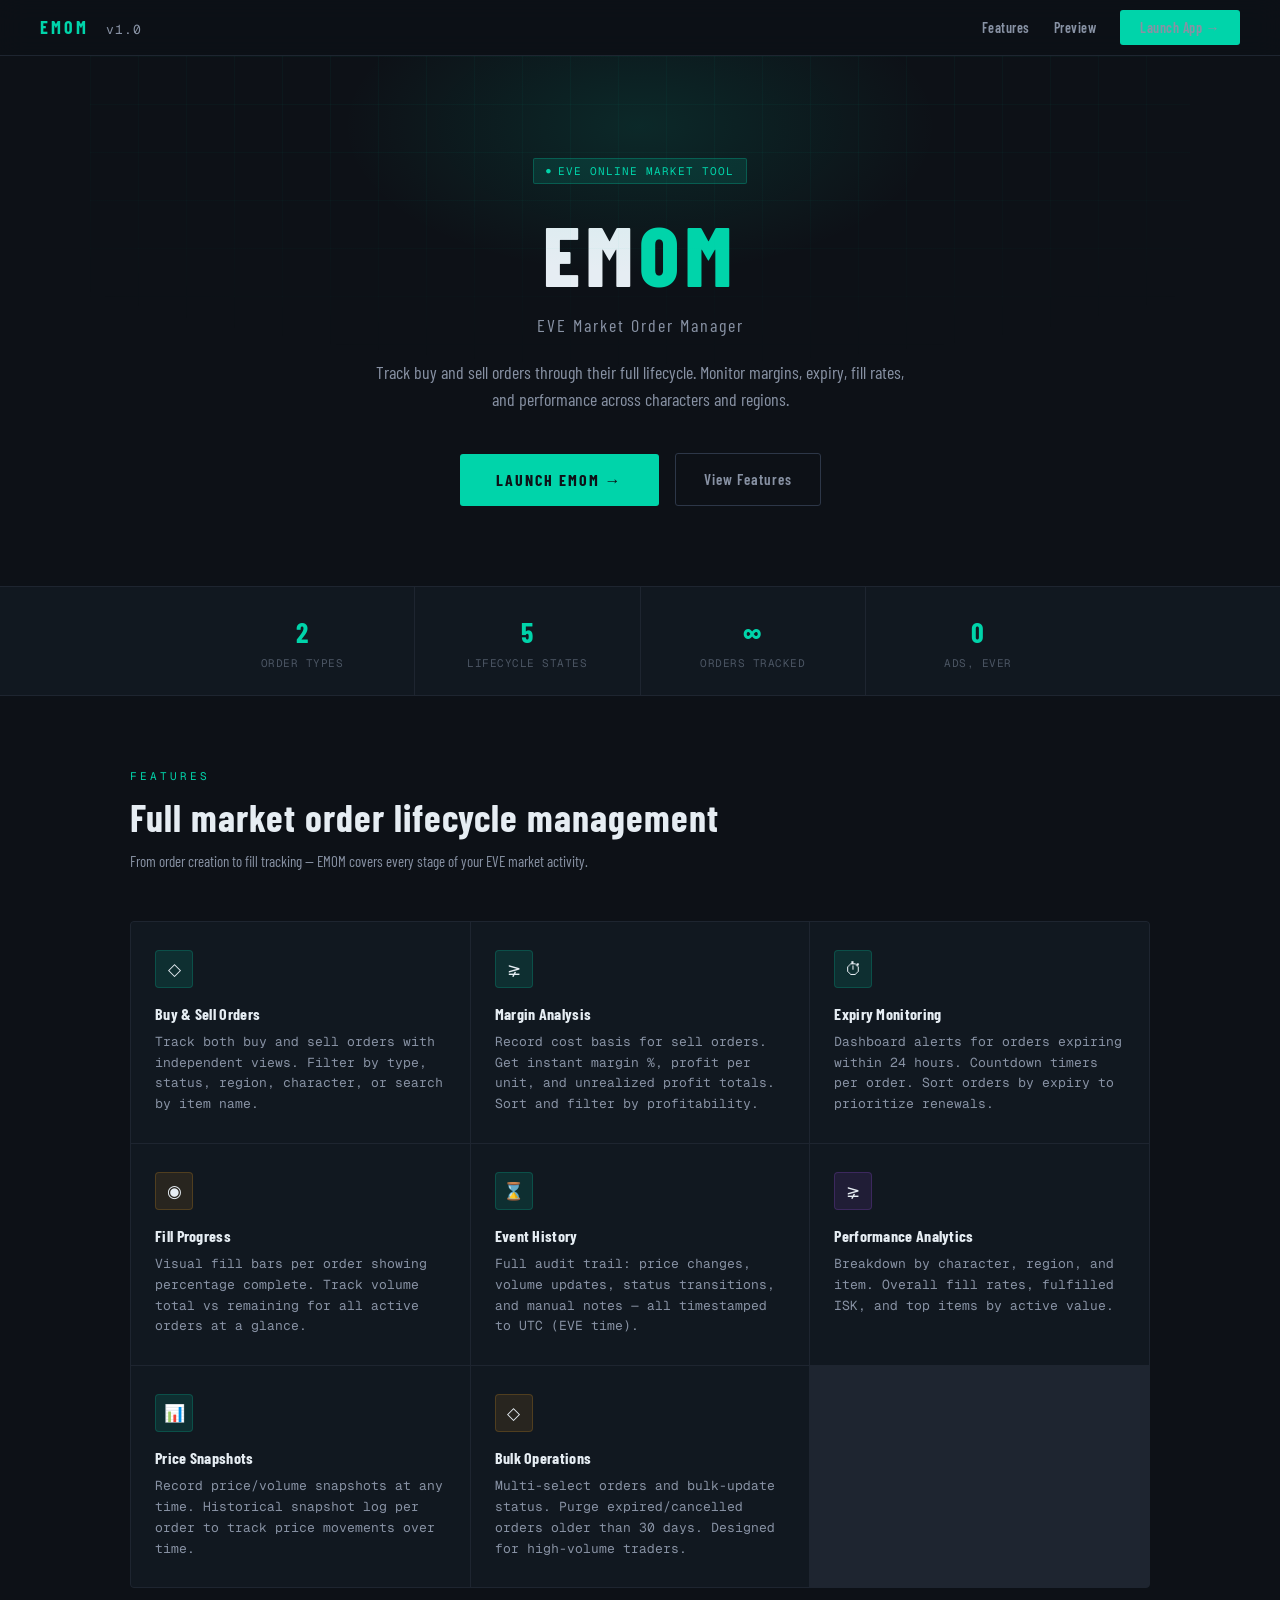
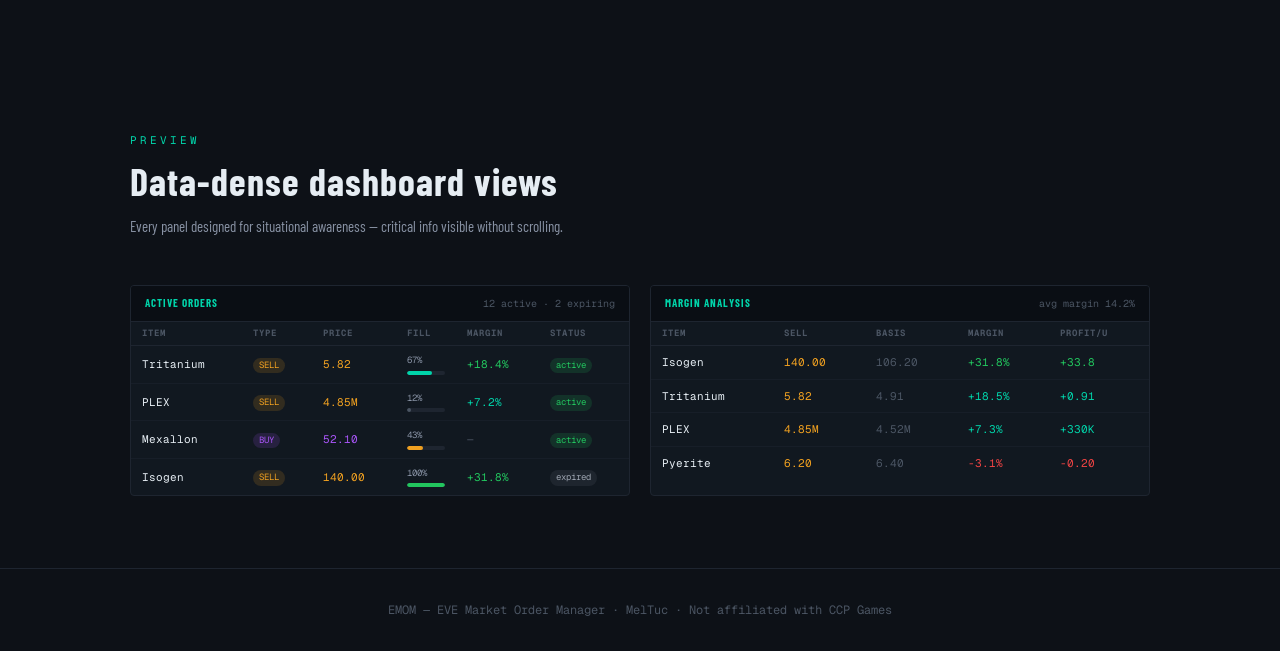
<file: templates/landing.html>
<!DOCTYPE html>
<html lang="en">
<head>
    <meta charset="UTF-8">
    <meta name="viewport" content="width=device-width, initial-scale=1.0">
    <title>EMOM — EVE Market Order Manager</title>
    <meta name="description" content="Track EVE Online market orders, manage buy/sell lifecycle, analyse margins, and monitor expiry. Free, no ads.">
    <link rel="preconnect" href="https://fonts.googleapis.com">
    <link rel="preconnect" href="https://fonts.gstatic.com" crossorigin>
    <link href="https://fonts.googleapis.com/css2?family=Barlow+Condensed:wght@300;400;600;700;800&family=Geist+Mono:wght@400;500&display=swap" rel="stylesheet">
    <style>
        *, *::before, *::after { box-sizing: border-box; margin: 0; padding: 0; }
        :root {
            --bg:#0d1117; --bg2:#0a0e14; --surface:#111820; --border:#1e2530; --border2:#2d3748;
            --teal:#00d4aa; --teal-dim:rgba(0,212,170,0.12); --teal-glow:rgba(0,212,170,0.08);
            --amber:#f0a020; --amber-dim:rgba(240,160,32,0.10);
            --purple:#a855f7; --purple-dim:rgba(168,85,247,0.10);
            --text:#e6edf3; --text-sub:#8892a4; --text-dim:#4b5563; --green:#22c55e;
        }
        html { scroll-behavior: smooth; }
        body { background:var(--bg); color:var(--text); font-family:'Barlow Condensed',sans-serif; line-height:1.5; overflow-x:hidden; }
        nav { position:sticky; top:0; z-index:100; display:flex; align-items:center; justify-content:space-between; padding:0 40px; height:56px; background:rgba(13,17,23,0.92); backdrop-filter:blur(12px); border-bottom:1px solid var(--border); }
        .nav-logo { font-size:18px; font-weight:700; color:var(--teal); letter-spacing:3px; }
        .nav-logo span { color:var(--text-sub); font-weight:400; font-size:13px; letter-spacing:1px; margin-left:10px; font-family:'Geist Mono',monospace; }
        .nav-links { display:flex; align-items:center; gap:24px; }
        .nav-links a { color:var(--text-sub); text-decoration:none; font-size:14px; font-weight:600; letter-spacing:0.5px; transition:color 0.15s; }
        .nav-links a:hover { color:var(--teal); }
        .btn-launch { padding:7px 20px; background:var(--teal); color:#0d1117; font-family:'Barlow Condensed',sans-serif; font-size:13px; font-weight:700; letter-spacing:1px; border:none; border-radius:3px; text-decoration:none; cursor:pointer; transition:opacity 0.15s; }
        .btn-launch:hover { opacity:0.88; }

        /* HERO */
        .hero { position:relative; padding:100px 40px 80px; text-align:center; overflow:hidden; }
        .hero-grid { position:absolute; inset:0; background-image:linear-gradient(rgba(0,212,170,0.04) 1px,transparent 1px),linear-gradient(90deg,rgba(0,212,170,0.04) 1px,transparent 1px); background-size:48px 48px; mask-image:radial-gradient(ellipse 80% 60% at 50% 0%,#000 40%,transparent 100%); }
        .hero-glow { position:absolute; top:-80px; left:50%; transform:translateX(-50%); width:600px; height:300px; background:radial-gradient(ellipse,rgba(0,212,170,0.12) 0%,transparent 70%); pointer-events:none; }
        .hero-badge { display:inline-flex; align-items:center; gap:6px; padding:4px 12px; background:var(--teal-dim); border:1px solid rgba(0,212,170,0.25); border-radius:2px; font-family:'Geist Mono',monospace; font-size:11px; color:var(--teal); letter-spacing:1px; margin-bottom:28px; }
        .hero-badge::before { content:'●'; font-size:8px; animation:pulse 2s infinite; }
        @keyframes pulse { 0%,100%{opacity:1} 50%{opacity:0.3} }
        .hero h1 { font-size:clamp(48px,8vw,84px); font-weight:800; letter-spacing:6px; color:var(--text); line-height:1; margin-bottom:16px; }
        .hero h1 span { color:var(--teal); }
        .hero-full { display:block; font-size:clamp(14px,2vw,18px); font-weight:400; color:var(--text-sub); letter-spacing:2px; margin-bottom:20px; }
        .hero-sub { font-size:clamp(15px,2vw,18px); color:var(--text-sub); max-width:540px; margin:0 auto 40px; font-weight:400; line-height:1.5; }
        .hero-actions { display:flex; align-items:center; justify-content:center; gap:16px; flex-wrap:wrap; }
        .btn-primary { display:inline-flex; align-items:center; gap:8px; padding:14px 36px; background:var(--teal); color:#0d1117; font-family:'Barlow Condensed',sans-serif; font-size:16px; font-weight:700; letter-spacing:2px; border:none; border-radius:3px; text-decoration:none; cursor:pointer; transition:all 0.15s; text-transform:uppercase; }
        .btn-primary:hover { opacity:0.88; transform:translateY(-1px); }
        .btn-secondary { display:inline-flex; align-items:center; gap:8px; padding:14px 28px; background:transparent; color:var(--text-sub); font-family:'Barlow Condensed',sans-serif; font-size:15px; font-weight:600; letter-spacing:1px; border:1px solid var(--border2); border-radius:3px; text-decoration:none; cursor:pointer; transition:all 0.15s; }
        .btn-secondary:hover { border-color:var(--teal); color:var(--teal); }

        /* STATS BAR */
        .stats-bar-wrap { background:var(--surface); border-top:1px solid var(--border); border-bottom:1px solid var(--border); }
        .stats-bar { display:flex; justify-content:center; flex-wrap:wrap; max-width:900px; margin:0 auto; }
        .stat-item { flex:1; min-width:160px; padding:24px 32px; text-align:center; border-right:1px solid var(--border); }
        .stat-item:last-child { border-right:none; }
        .stat-val { font-size:28px; font-weight:700; color:var(--teal); letter-spacing:1px; }
        .stat-lbl { font-size:11px; color:var(--text-dim); font-family:'Geist Mono',monospace; margin-top:2px; letter-spacing:0.5px; }

        /* SECTIONS */
        section { padding:72px 40px; max-width:1100px; margin:0 auto; }
        .section-label { font-family:'Geist Mono',monospace; font-size:11px; color:var(--teal); letter-spacing:3px; text-transform:uppercase; margin-bottom:10px; }
        .section-title { font-size:clamp(26px,4vw,38px); font-weight:700; letter-spacing:1px; color:var(--text); margin-bottom:10px; line-height:1.2; }
        .section-sub { font-size:15px; color:var(--text-sub); max-width:520px; margin-bottom:48px; }

        /* FEATURE GRID */
        .feature-grid { display:grid; grid-template-columns:repeat(auto-fill,minmax(280px,1fr)); gap:1px; background:var(--border); border:1px solid var(--border); border-radius:4px; overflow:hidden; }
        .feature-card { background:var(--surface); padding:28px 24px; transition:background 0.15s; }
        .feature-card:hover { background:#131b24; }
        .feature-icon { width:38px; height:38px; display:flex; align-items:center; justify-content:center; background:var(--teal-dim); border:1px solid rgba(0,212,170,0.2); border-radius:4px; font-size:17px; margin-bottom:14px; }
        .feature-icon.amber { background:var(--amber-dim); border-color:rgba(240,160,32,0.2); }
        .feature-icon.purple { background:var(--purple-dim); border-color:rgba(168,85,247,0.2); }
        .feature-title { font-size:16px; font-weight:700; color:var(--text); margin-bottom:6px; letter-spacing:0.3px; }
        .feature-desc { font-size:13px; color:var(--text-sub); line-height:1.6; font-family:'Geist Mono',monospace; }

        /* MOCK PREVIEW */
        .mock-wrap { display:grid; grid-template-columns:1fr 1fr; gap:20px; margin-top:48px; }
        @media(max-width:780px){ .mock-wrap{ grid-template-columns:1fr; } }
        .mock-panel { background:var(--surface); border:1px solid var(--border); border-radius:4px; overflow:hidden; }
        .mock-titlebar { background:var(--bg2); border-bottom:1px solid var(--border); padding:9px 14px; display:flex; align-items:center; justify-content:space-between; }
        .mock-title { font-size:11px; font-weight:700; letter-spacing:1px; color:var(--teal); }
        .mock-meta { font-size:10px; font-family:'Geist Mono',monospace; color:var(--text-dim); }
        .mock-table { width:100%; border-collapse:collapse; font-family:'Geist Mono',monospace; font-size:11px; }
        .mock-table th { padding:5px 11px; color:var(--text-dim); font-size:9px; letter-spacing:1px; text-align:left; border-bottom:1px solid var(--border); text-transform:uppercase; }
        .mock-table td { padding:8px 11px; border-bottom:1px solid rgba(30,37,48,0.5); color:var(--text-sub); }
        .mock-table td.name { color:var(--text); }
        .mock-table tr:last-child td { border-bottom:none; }
        .mock-teal { color:var(--teal)!important; }
        .mock-amber { color:var(--amber)!important; }
        .mock-danger { color:#ef4444!important; }
        .mock-green { color:var(--green)!important; }
        .mock-dim { color:var(--text-dim)!important; }
        .mock-purple { color:var(--purple)!important; }
        .pill-s { display:inline-block;padding:1px 6px;border-radius:8px;font-size:9px; }
        .pill-s.active { background:rgba(34,197,94,0.15);color:#22c55e; }
        .pill-s.sell { background:rgba(240,160,32,0.15);color:#f0a020; }
        .pill-s.buy { background:rgba(168,85,247,0.15);color:#a855f7; }
        .pill-s.expired { background:rgba(107,114,128,0.15);color:#9ca3af; }
        .bar-s { height:4px;background:#1e2530;border-radius:2px;margin-top:3px;overflow:hidden; }
        .bar-fill { height:100%;border-radius:2px; }
        footer { border-top:1px solid var(--border); padding:32px 40px; text-align:center; color:var(--text-dim); font-size:12px; font-family:'Geist Mono',monospace; }
    </style>
</head>
<body>

<nav>
    <div class="nav-logo">EMOM <span>v1.0</span></div>
    <div class="nav-links">
        <a href="#features">Features</a>
        <a href="#preview">Preview</a>
        <a href="/app/" class="btn-launch">Launch App &rarr;</a>
    </div>
</nav>

<section class="hero">
    <div class="hero-grid"></div>
    <div class="hero-glow"></div>
    <div class="hero-badge">EVE ONLINE MARKET TOOL</div>
    <h1>EM<span>OM</span></h1>
    <span class="hero-full">EVE Market Order Manager</span>
    <p class="hero-sub">Track buy and sell orders through their full lifecycle. Monitor margins, expiry, fill rates, and performance across characters and regions.</p>
    <div class="hero-actions">
        <a href="/app/" class="btn-primary">Launch EMOM &rarr;</a>
        <a href="#features" class="btn-secondary">View Features</a>
    </div>
</section>

<div class="stats-bar-wrap">
    <div class="stats-bar">
        <div class="stat-item"><div class="stat-val">2</div><div class="stat-lbl">ORDER TYPES</div></div>
        <div class="stat-item"><div class="stat-val">5</div><div class="stat-lbl">LIFECYCLE STATES</div></div>
        <div class="stat-item"><div class="stat-val">&infin;</div><div class="stat-lbl">ORDERS TRACKED</div></div>
        <div class="stat-item"><div class="stat-val">0</div><div class="stat-lbl">ADS, EVER</div></div>
    </div>
</div>

<section id="features">
    <div class="section-label">Features</div>
    <div class="section-title">Full market order lifecycle management</div>
    <p class="section-sub">From order creation to fill tracking — EMOM covers every stage of your EVE market activity.</p>
    <div class="feature-grid">
        <div class="feature-card">
            <div class="feature-icon">&#9671;</div>
            <div class="feature-title">Buy &amp; Sell Orders</div>
            <div class="feature-desc">Track both buy and sell orders with independent views. Filter by type, status, region, character, or search by item name.</div>
        </div>
        <div class="feature-card">
            <div class="feature-icon">&#10888;</div>
            <div class="feature-title">Margin Analysis</div>
            <div class="feature-desc">Record cost basis for sell orders. Get instant margin %, profit per unit, and unrealized profit totals. Sort and filter by profitability.</div>
        </div>
        <div class="feature-card">
            <div class="feature-icon">&#9201;</div>
            <div class="feature-title">Expiry Monitoring</div>
            <div class="feature-desc">Dashboard alerts for orders expiring within 24 hours. Countdown timers per order. Sort orders by expiry to prioritize renewals.</div>
        </div>
        <div class="feature-card">
            <div class="feature-icon amber">&#9673;</div>
            <div class="feature-title">Fill Progress</div>
            <div class="feature-desc">Visual fill bars per order showing percentage complete. Track volume total vs remaining for all active orders at a glance.</div>
        </div>
        <div class="feature-card">
            <div class="feature-icon">&#8987;</div>
            <div class="feature-title">Event History</div>
            <div class="feature-desc">Full audit trail: price changes, volume updates, status transitions, and manual notes — all timestamped to UTC (EVE time).</div>
        </div>
        <div class="feature-card">
            <div class="feature-icon purple">&#10888;</div>
            <div class="feature-title">Performance Analytics</div>
            <div class="feature-desc">Breakdown by character, region, and item. Overall fill rates, fulfilled ISK, and top items by active value.</div>
        </div>
        <div class="feature-card">
            <div class="feature-icon">&#128202;</div>
            <div class="feature-title">Price Snapshots</div>
            <div class="feature-desc">Record price/volume snapshots at any time. Historical snapshot log per order to track price movements over time.</div>
        </div>
        <div class="feature-card">
            <div class="feature-icon amber">&#9671;</div>
            <div class="feature-title">Bulk Operations</div>
            <div class="feature-desc">Multi-select orders and bulk-update status. Purge expired/cancelled orders older than 30 days. Designed for high-volume traders.</div>
        </div>
    </div>
</section>

<section id="preview">
    <div class="section-label">Preview</div>
    <div class="section-title">Data-dense dashboard views</div>
    <p class="section-sub">Every panel designed for situational awareness — critical info visible without scrolling.</p>
    <div class="mock-wrap">
        <div class="mock-panel">
            <div class="mock-titlebar"><span class="mock-title">ACTIVE ORDERS</span><span class="mock-meta">12 active &middot; 2 expiring</span></div>
            <table class="mock-table">
                <thead><tr><th>Item</th><th>Type</th><th>Price</th><th>Fill</th><th>Margin</th><th>Status</th></tr></thead>
                <tbody>
                    <tr><td class="name">Tritanium</td><td><span class="pill-s sell">SELL</span></td><td class="mock-amber">5.82</td><td><div style="font-size:9px">67%</div><div class="bar-s"><div class="bar-fill" style="width:67%;background:#00d4aa"></div></div></td><td class="mock-green">+18.4%</td><td><span class="pill-s active">active</span></td></tr>
                    <tr><td class="name">PLEX</td><td><span class="pill-s sell">SELL</span></td><td class="mock-amber">4.85M</td><td><div style="font-size:9px">12%</div><div class="bar-s"><div class="bar-fill" style="width:12%;background:#4b5563"></div></div></td><td class="mock-teal">+7.2%</td><td><span class="pill-s active">active</span></td></tr>
                    <tr><td class="name">Mexallon</td><td><span class="pill-s buy">BUY</span></td><td class="mock-purple">52.10</td><td><div style="font-size:9px">43%</div><div class="bar-s"><div class="bar-fill" style="width:43%;background:#f0a020"></div></div></td><td class="mock-dim">&mdash;</td><td><span class="pill-s active">active</span></td></tr>
                    <tr><td class="name">Isogen</td><td><span class="pill-s sell">SELL</span></td><td class="mock-amber">140.00</td><td><div style="font-size:9px">100%</div><div class="bar-s"><div class="bar-fill" style="width:100%;background:#22c55e"></div></div></td><td class="mock-green">+31.8%</td><td><span class="pill-s expired">expired</span></td></tr>
                </tbody>
            </table>
        </div>
        <div class="mock-panel">
            <div class="mock-titlebar"><span class="mock-title">MARGIN ANALYSIS</span><span class="mock-meta">avg margin 14.2%</span></div>
            <table class="mock-table">
                <thead><tr><th>Item</th><th>Sell</th><th>Basis</th><th>Margin</th><th>Profit/U</th></tr></thead>
                <tbody>
                    <tr><td class="name">Isogen</td><td class="mock-amber">140.00</td><td class="mock-dim">106.20</td><td class="mock-green">+31.8%</td><td class="mock-green">+33.8</td></tr>
                    <tr><td class="name">Tritanium</td><td class="mock-amber">5.82</td><td class="mock-dim">4.91</td><td class="mock-teal">+18.5%</td><td class="mock-teal">+0.91</td></tr>
                    <tr><td class="name">PLEX</td><td class="mock-amber">4.85M</td><td class="mock-dim">4.52M</td><td class="mock-teal">+7.3%</td><td class="mock-teal">+330K</td></tr>
                    <tr><td class="name">Pyerite</td><td class="mock-amber">6.20</td><td class="mock-dim">6.40</td><td class="mock-danger">-3.1%</td><td class="mock-danger">-0.20</td></tr>
                </tbody>
            </table>
        </div>
    </div>
</section>

<footer>
    EMOM &mdash; EVE Market Order Manager &middot; MelTuc &middot; Not affiliated with CCP Games
</footer>

</body>
</html>
</file>
